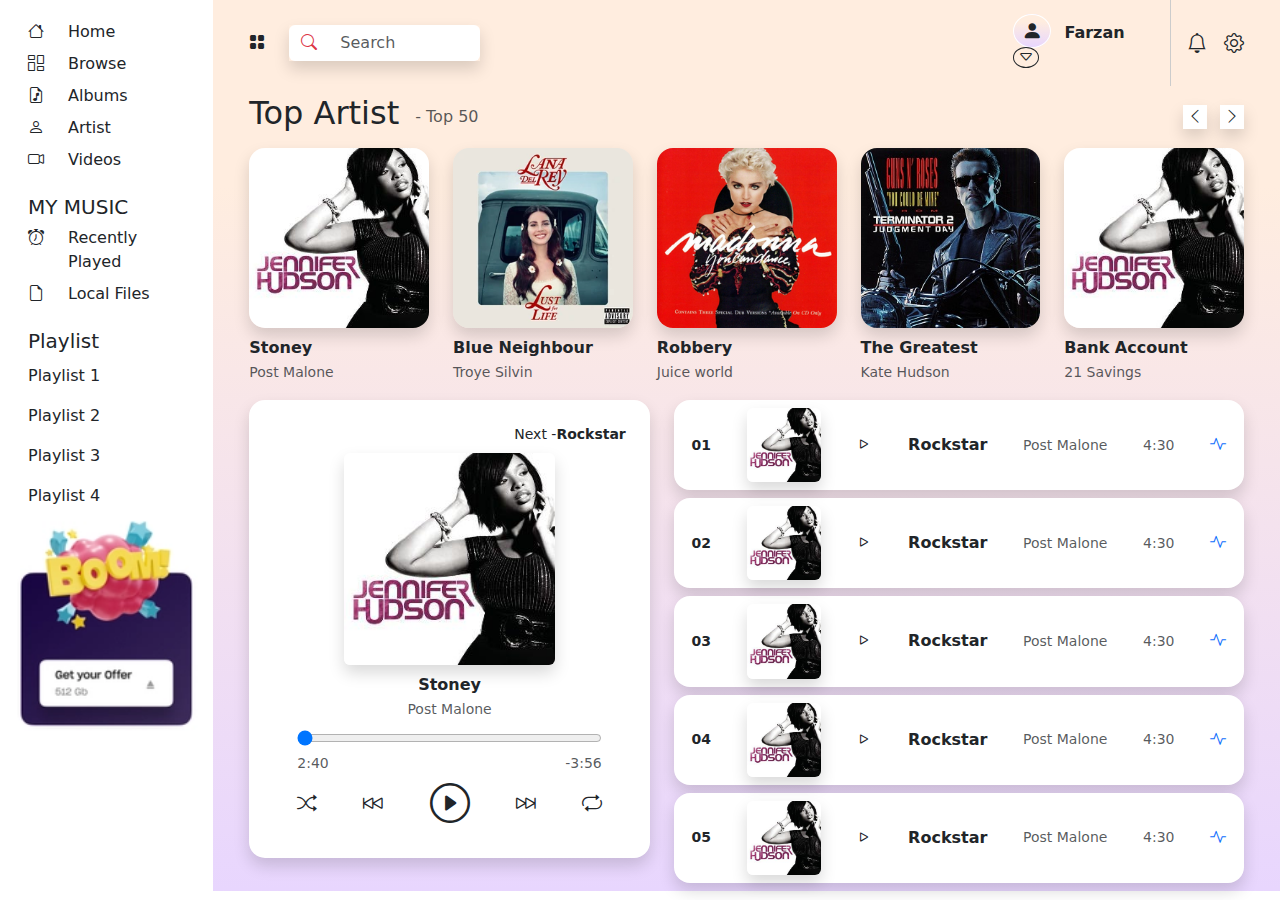
<file: Music_App_1/index.html>
<!DOCTYPE html>
<html lang="en">

<head>
    <meta charset="UTF-8">
    <meta name="viewport" content="width=device-width, initial-scale=1.0">
    <title>Music App 1</title>

    <link rel="stylesheet" href="assets/css/cdn.jsdelivr.net_npm_bootstrap@5.3.0_dist_css_bootstrap.min.css">
    <link rel="stylesheet" href="assets/css/bootstrap-icons.css">

    <link rel="stylesheet" href="assets/css/custom.css">
    <!--<style>
        .bg-mygradient {
            background: rgb(232, 214, 254);
            background: linear-gradient(0deg, rgba(232, 214, 254, 1) 0%, rgba(255, 237, 223, 1) 79%);
        }

        .bg-white {
            background-color: white;
        }

        .mywidth {
            width: 24%;
        }

        .recentlyplayedimg{
            width: 7.3%;
        }

        @media only screen and (max-width: 600px) {
            .mywidth {
                width: 80%;
            }

            .recentlyplayedimg{
                width: 17.1%;
            }
        }

        @media only screen and (max-width: 768px) and (min-width: 600px)  {
            .mywidth {
                width: 80%;
            }

            .recentlyplayedimg{
                width: 17.1%;
            }
        }

        @media only screen and (min-width: 768px) and (max-width: 992px) {
            .mywidth {
                width: 80%;
            }

            .recentlyplayedimg{
                width: 15.5%;
            }
        }

        @media only screen and (min-width: 992px) {
            .mywidth {
                width: 60%;
            }

            .recentlyplayedimg{
                width: 13%;
            }
        }
    </style>-->
</head>

<body>

    <section>
        <div class="container-xxl">

            <div class="row">
                <!--left sidebar-->
                <div class="col-2 col-sm-1 col-md-2">
                    <div class="top-menu mt-3">
                        <ul class="list-group">
                            <li
                                class="list-group-item border-0 d-flex justify-content-center justify-content-md-start py-1">
                                <i class="bi bi-house"></i><span class="ms-4 d-none d-md-block">Home</span>
                            </li>
                            <li
                                class="list-group-item border-0 d-flex justify-content-center justify-content-md-start py-1">
                                <i class="bi bi-columns-gap"></i><span class="ms-4 d-none d-md-block">Browse</span>
                            </li>
                            <li
                                class="list-group-item border-0 d-flex justify-content-center justify-content-md-start py-1">
                                <i class="bi bi-file-earmark-music"></i><span
                                    class="ms-4 d-none d-md-block">Albums</span>
                            </li>
                            <li
                                class="list-group-item border-0 d-flex justify-content-center justify-content-md-start py-1">
                                <i class="bi bi-person"></i><span class="ms-4 d-none d-md-block">Artist</span>
                            </li>
                            <li
                                class="list-group-item border-0 d-flex justify-content-center justify-content-md-start py-1">
                                <i class="bi bi-camera-video"></i><span class="ms-4 d-none d-md-block">Videos</span>
                            </li>
                        </ul>
                    </div>

                    <div class="mt-3">
                        <p class="lead ms-3 mb-0 d-none d-md-block">MY MUSIC</p>
                        <ul class="list-group">
                            <li
                                class="list-group-item border-0 d-flex justify-content-center justify-content-md-start py-1">
                                <i class="bi bi-alarm"></i><span class="ms-4 d-none d-md-block">Recently Played</span>
                            </li>
                            <li
                                class="list-group-item border-0 d-flex justify-content-center justify-content-md-start py-1">
                                <i class="bi bi-file-earmark"></i><span class="ms-4 d-none d-md-block">Local
                                    Files</span>
                            </li>
                        </ul>
                    </div>

                    <div class="mt-3 d-none d-md-block">
                        <p class="lead ms-3 mb-0">Playlist</p>
                        <ul class="list-group">
                            <li class="list-group-item border-0 d-flex">
                                <span class="me-4">Playlist 1</span>
                            </li>
                            <li class="list-group-item border-0 d-flex">
                                <span class="me-4">Playlist 2</span>
                            </li>
                            <li class="list-group-item border-0 d-flex">
                                <span class="me-4">Playlist 3</span>
                            </li>
                            <li class="list-group-item border-0 d-flex">
                                <span class="me-4">Playlist 4</span>
                            </li>
                        </ul>
                    </div>

                    <div class="mb-3 d-none d-md-block">
                        <img src="assets/images/Boom.png" class="img-fluid w-100" alt="offer">
                    </div>
                </div>

                <!--Main area-->
                <div class="col-10 col-sm-11 col-md-10 bg-mygradient">

                    <!--top searchbar-->
                    <div class="row justify-content-between align-items-center px-2 px-sm-4">
                        <div class="col-3 col-sm-5 col-md-3 d-flex align-items-center py-3">
                            <i class="bi bi-grid-fill"></i>
                            <div class="input-group shadow ms-4 d-none d-sm-flex">
                                <span class="input-group-text border-0 bg-white text-danger" id="search"><i
                                        class="bi bi-search"></i></span>
                                <input type="text" class="form-control border-0" placeholder="Search"
                                    aria-label="Search" aria-describedby="search">
                            </div>
                        </div>

                        <div class="col-6 col-sm-4 col-md-2 py-3 ms-auto" style="border-right: 1px solid #cccccc;">
                            <i
                                class="bi bi-person-fill px-2 py-1 fs-5 rounded-circle bg-mygradient border border-white"></i>

                            <span class="fw-bold mx-sm-2">Farzan</span>
                            <i class="bi bi-caret-down px-1 rounded-circle border border-dark"></i>
                        </div>
                        <div class="col-3 col-sm-2 col-md-1 d-flex justify-content-between ps-3">
                            <i class="bi bi-bell fs-5"></i>
                            <i class="bi bi-gear fs-5"></i>
                        </div>
                    </div>
                    <!--top searchbar-->

                    <div class="row justify-content-between align-items-center px-2 px-sm-4 pt-2 pt-md-2 mb-2">
                        <div class="col-9 col-sm-10 col-md-3 d-flex align-items-center">
                            <h2>Top Artist</h2><span class="text-muted ms-3">- Top 50</span>
                        </div>
                        <div class="col-3 col-sm-2 col-md-1 d-flex justify-content-between">
                            <i class="bi bi-chevron-left bg-white shadow px-1"></i>
                            <i class="bi bi-chevron-right bg-white shadow px-1"></i>
                        </div>
                    </div>

                    <div class="row px-2 px-sm-4">
                        <div class="col mb-3">
                            <img src="assets/images/albums/Jennifer_Hudson_-_Jennifer_Hudson_(album).png"
                                class="w-100 img-fluid rounded-4 shadow mb-2" alt="">
                            <p class="fw-bold mb-0">Stoney</p>
                            <small class="text-muted">Post Malone</small>
                        </div>
                        <div class="col mb-3 d-none d-sm-block">
                            <img src="assets/images/albums/LustForLife.Explicit.png"
                                class="w-100 img-fluid rounded-4 shadow mb-2" alt="">
                            <p class="fw-bold mb-0">Blue Neighbour</p>
                            <small class="text-muted">Troye Silvin</small>
                        </div>
                        <div class="col mb-3 d-none d-sm-block">
                            <img src="assets/images/albums/You_Can_Dance_Madonna.png"
                                class="w-100 img-fluid rounded-4 shadow mb-2" alt="">
                            <p class="fw-bold mb-0">Robbery</p>
                            <small class="text-muted">Juice world</small>
                        </div>
                        <div class="col mb-3 d-none d-sm-block">
                            <img src="assets/images/albums/You_Could_Be_Mine_(Guns_N'_Roses_single).png"
                                class="w-100 img-fluid rounded-4 shadow mb-2" alt="">
                            <p class="fw-bold mb-0">The Greatest</p>
                            <small class="text-muted">Kate Hudson</small>
                        </div>
                        <div class="col mb-3 d-none d-sm-block">
                            <img src="assets/images/albums/Jennifer_Hudson_-_Jennifer_Hudson_(album).png"
                                class="w-100 img-fluid rounded-4 shadow mb-2" alt="">
                            <p class="fw-bold mb-0">Bank Account</p>
                            <small class="text-muted">21 Savings</small>
                        </div>
                    </div>


                    <!--Now Playing & Recently Played-->
                    <div class="row px-2 px-sm-4">

                        <!--Now Playing-->
                        <div class="col-12 col-sm-5">
                            <div class="rounded-4 shadow p-4 bg-white text-center mb-2">
                                <small class="d-flex mx justify-content-end">
                                    Next - <p class="fw-bold mb-2">Rockstar</p>
                                </small>

                                <img src="assets/images/albums/Jennifer_Hudson_-_Jennifer_Hudson_(album).png"
                                    class="img-fluid rounded shadow mb-2 mywidth mx-auto" alt="">

                                <p class="fw-bold mb-0">Stoney</p>
                                <small class="text-muted">Post Malone</small>

                                <div class="w-100 pt-2 px-md-4">
                                    <div class="row">
                                        <div class="col-12">
                                            <input type="range" id="seek-slider" max="100" value="0" class="w-100">
                                        </div>
                                        <div class="col-12">
                                            <div class="d-flex justify-content-between">
                                                <small class="text-muted">2:40</small>
                                                <small class="text-muted">-3:56</small>
                                            </div>
                                        </div>
                                    </div>

                                    <div class="row">
                                        <div class="col-12 d-flex align-items-center justify-content-between">
                                            <i class="bi bi-shuffle fs-5"></i>
                                            <i class="bi bi-skip-backward fs-5"></i>
                                            <i class="bi bi-play-circle fs-1"></i>
                                            <i class="bi bi-skip-forward fs-5"></i>
                                            <i class="bi bi-repeat fs-5"></i>
                                        </div>
                                        <!--<div class="col ps-0">
                                            <i class="bi bi-shuffle fs-5"></i>
                                        </div>
                                        <div class="col">
                                            <i class="bi bi-skip-backward fs-5"></i>
                                        </div>
                                        <div class="col">
                                            <i class="bi bi-play-circle fs-1"></i>
                                        </div>
                                        <div class="col">
                                            <i class="bi bi-skip-forward fs-5"></i>
                                        </div>
                                        <div class="col pe-0">
                                            <i class="bi bi-repeat fs-5"></i>
                                        </div>-->
                                    </div>
                                </div>
                            </div>
                        </div>
                        <!--Now Playing-->

                        <!--Recently Played-->
                        <div class="col-12 col-sm-7">

                            <div
                                class="rounded-4 shadow d-flex justify-content-around align-items-center py-2 bg-white mb-2">
                                <small class="fw-bold">01</small>
                                <img class="img-fluid rounded shadow recentlyplayedimg"
                                    src="assets/images/albums/Jennifer_Hudson_-_Jennifer_Hudson_(album).png"
                                    alt="">
                                <i class="bi bi-play"></i>

                                <p class="fw-bold mb-0">Rockstar</p>
                                <small class="text-muted d-none d-md-block">Post Malone</small>

                                <small class="text-muted">4:30</small>
                                <i class="bi bi-activity text-primary"></i>
                            </div>

                            <div
                                class="rounded-4 shadow d-flex justify-content-around align-items-center py-2 bg-white mb-2">
                                <small class="fw-bold">02</small>
                                <img class="img-fluid rounded shadow recentlyplayedimg"
                                    src="assets/images/albums/Jennifer_Hudson_-_Jennifer_Hudson_(album).png"
                                    alt="">
                                <i class="bi bi-play"></i>

                                <p class="fw-bold mb-0">Rockstar</p>
                                <small class="text-muted d-none d-md-block">Post Malone</small>

                                <small class="text-muted">4:30</small>
                                <i class="bi bi-activity text-primary"></i>
                            </div>

                            <div
                                class="rounded-4 shadow d-flex justify-content-around align-items-center py-2 bg-white mb-2">
                                <small class="fw-bold">03</small>
                                <img class="img-fluid rounded shadow recentlyplayedimg"
                                    src="assets/images/albums/Jennifer_Hudson_-_Jennifer_Hudson_(album).png"
                                    alt="">
                                <i class="bi bi-play"></i>

                                <p class="fw-bold mb-0">Rockstar</p>
                                <small class="text-muted d-none d-md-block">Post Malone</small>

                                <small class="text-muted">4:30</small>
                                <i class="bi bi-activity text-primary"></i>
                            </div>

                            <div
                                class="rounded-4 shadow d-flex justify-content-around align-items-center py-2 bg-white mb-2">
                                <small class="fw-bold">04</small>
                                <img class="img-fluid rounded shadow recentlyplayedimg"
                                    src="assets/images/albums/Jennifer_Hudson_-_Jennifer_Hudson_(album).png"
                                    alt="">
                                <i class="bi bi-play"></i>

                                <p class="fw-bold mb-0">Rockstar</p>
                                <small class="text-muted d-none d-md-block">Post Malone</small>

                                <small class="text-muted">4:30</small>
                                <i class="bi bi-activity text-primary"></i>
                            </div>

                            <div
                                class="rounded-4 shadow d-flex justify-content-around align-items-center py-2 bg-white mb-2">
                                <small class="fw-bold">05</small>
                                <img class="img-fluid rounded shadow recentlyplayedimg"
                                    src="assets/images/albums/Jennifer_Hudson_-_Jennifer_Hudson_(album).png"
                                    alt="">
                                <i class="bi bi-play"></i>

                                <p class="fw-bold mb-0">Rockstar</p>
                                <small class="text-muted d-none d-md-block">Post Malone</small>

                                <small class="text-muted">4:30</small>
                                <i class="bi bi-activity text-primary"></i>
                            </div>

                        </div>
                        <!--Recently Played-->

                    </div>
                </div>
                <!--Main area-->
            </div>

        </div>
    </section>

    <script src="assets/js/cdn.jsdelivr.net_npm_@popperjs_core@2.11.8_dist_umd_popper.min.js"></script>
    <script src="assets/js/cdn.jsdelivr.net_npm_bootstrap@5.3.0_dist_js_bootstrap.min.js"></script>
</body>

</html>
</file>
<file: Music_App_1/assets/css/custom.css>
.bg-mygradient {
    background: rgb(232, 214, 254);
    background: linear-gradient(0deg, rgba(232, 214, 254, 1) 0%, rgba(255, 237, 223, 1) 79%);
}

.bg-white {
    background-color: white;
}

.mywidth {
    width: 24%;
}

.recentlyplayedimg{
    width: 7.3%;
}

@media only screen and (max-width: 600px) {
    .mywidth {
        width: 80%;
    }

    .recentlyplayedimg{
        width: 17.1%;
    }
}

@media only screen and (max-width: 768px) and (min-width: 600px)  {
    .mywidth {
        width: 80%;
    }

    .recentlyplayedimg{
        width: 17.1%;
    }
}

@media only screen and (min-width: 768px) and (max-width: 992px) {
    .mywidth {
        width: 80%;
    }

    .recentlyplayedimg{
        width: 15.5%;
    }
}

@media only screen and (min-width: 992px) {
    .mywidth {
        width: 60%;
    }

    .recentlyplayedimg{
        width: 13%;
    }
}
</file>
